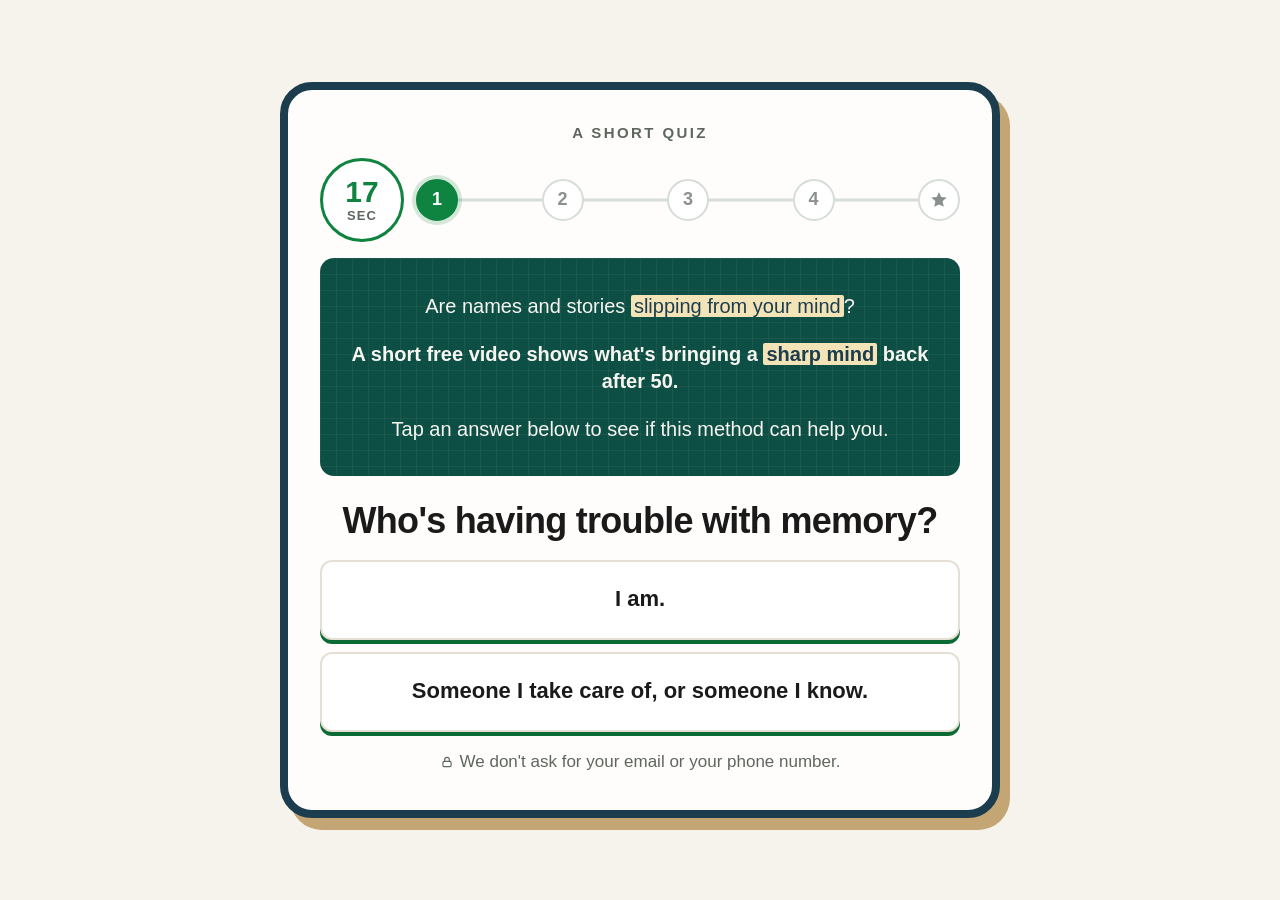
<file: vsl1/index.html>
<!doctype html>
<html lang="en">
  <head>
    <meta charset="utf-8" />
    <meta name="viewport" content="width=device-width, initial-scale=1, viewport-fit=cover" />
    <meta name="robots" content="noindex, nofollow" />
    <meta name="theme-color" content="#1C3D4E" />
    <title>A short quiz about memory</title>
    <!-- Google tag (gtag.js) -->
    <script async src="https://www.googletagmanager.com/gtag/js?id=G-PTY57M66PW"></script>
    <script>
      window.dataLayer = window.dataLayer || [];
      function gtag(){dataLayer.push(arguments);}
      gtag('js', new Date());

      gtag('config', 'G-PTY57M66PW');
    </script>
    <script type="text/javascript">
      (function(c,l,a,r,i,t,y){
        c[a]=c[a]||function(){(c[a].q=c[a].q||[]).push(arguments)};
        t=l.createElement(r);t.async=1;t.src="https://www.clarity.ms/tag/"+i;
        y=l.getElementsByTagName(r)[0];y.parentNode.insertBefore(t,y);
      })(window, document, "clarity", "script", "zak4mjqh2l");
    </script>
    <style>
      :root {
        --cream: #f6f3ec;
        --paper: #fffdfb;
        --ink: #1a1a1a;
        --navy: #1c3d4e;
        --teal: #0e4f45;
        --gold: #f3e4b8;
        --green: #0f8340;
        --green-deep: #0c6b34;
        --green-bottom: #0e7c3a;
        --line: #d5ddd8;
        --muted: #5e675f;
        --card-line: #e6dfd4;
        --shadow: #c4a574;
      }

      * { box-sizing: border-box; }

      html, body { margin: 0; padding: 0; }

      body {
        min-height: 100dvh;
        background: var(--cream);
        color: var(--ink);
        font-family: "Helvetica Neue", Arial, sans-serif;
        line-height: 1.45;
        -webkit-font-smoothing: antialiased;
      }

      .phone {
        width: min(440px, 100%);
        min-height: 100dvh;
        margin: 0 auto;
        padding: calc(16px + env(safe-area-inset-top)) 16px calc(22px + env(safe-area-inset-bottom));
        background: var(--paper);
      }

      .eyebrow {
        margin: 0;
        text-align: center;
        font-size: 11px;
        font-weight: 700;
        letter-spacing: 0.16em;
        color: var(--muted);
      }

      .progress {
        display: flex;
        align-items: center;
        gap: 12px;
        margin-top: 14px;
      }

      .timer {
        width: 58px;
        height: 58px;
        flex: none;
        display: flex;
        flex-direction: column;
        align-items: center;
        justify-content: center;
        border: 3px solid var(--green);
        border-radius: 50%;
        background: #fff;
        line-height: 1;
      }

      .timer strong {
        font-size: 18px;
        color: var(--green);
      }

      .timer span {
        margin-top: 2px;
        font-size: 9px;
        font-weight: 700;
        letter-spacing: 0.08em;
        color: var(--muted);
      }

      .timer.is-zero {
        border-color: var(--line);
      }

      .timer.is-zero strong { color: var(--muted); }

      .steps {
        --fill: 0%;
        position: relative;
        display: flex;
        align-items: center;
        justify-content: space-between;
        flex: 1;
        margin: 0;
        padding: 0;
        list-style: none;
      }

      .steps::before {
        content: "";
        position: absolute;
        left: 14px;
        right: 14px;
        top: 50%;
        height: 3px;
        transform: translateY(-50%);
        background: linear-gradient(90deg, var(--green) var(--fill), var(--line) var(--fill));
      }

      .steps li {
        position: relative;
        z-index: 1;
        width: 28px;
        height: 28px;
        display: grid;
        place-items: center;
        border: 2px solid var(--line);
        border-radius: 50%;
        background: #fff;
        color: #8a918c;
        font-size: 13px;
        font-weight: 700;
      }

      .steps li.is-done,
      .steps li.is-current {
        border-color: var(--green);
        background: var(--green);
        color: #fff;
      }

      .steps li.is-current {
        box-shadow: 0 0 0 4px rgba(15, 131, 64, 0.18);
      }

      .steps svg { width: 14px; height: 14px; display: block; }

      .banner {
        margin-top: 16px;
        padding: 14px 14px 12px;
        border-radius: 14px;
        background-color: var(--teal);
        background-image:
          linear-gradient(rgba(255, 255, 255, 0.05) 1px, transparent 1px),
          linear-gradient(90deg, rgba(255, 255, 255, 0.05) 1px, transparent 1px);
        background-size: 16px 16px;
        color: #f7f5f0;
        text-align: center;
      }

      .banner p {font-size: 15px; }

      .banner__highlight {
        font-size: 16px;
        font-weight: 700;
        line-height: 1.35;
      }

      .banner mark {
        background: var(--gold);
        color: var(--navy);
        padding: 0 3px;
        border-radius: 2px;
        white-space: nowrap;
      }

      .banner--final {
        padding: 32px 22px 28px;
      }

      .stamp {
        display: inline-block;
        margin: 22px auto 28px;
        padding: 7px 16px 6px;
        border: 3px solid var(--gold);
        outline: 1px solid var(--gold);
        outline-offset: 3px;
        border-radius: 3px;
        color: var(--gold);
        font-size: 28px;
        font-weight: 900;
        letter-spacing: 0.08em;
        line-height: 1;
        text-transform: uppercase;
        transform: rotate(-7deg);
      }

      .banner__final {
        margin: 0;
        font-size: 16px;
        font-weight: 700;
        line-height: 1.4;
      }

      body.is-scoring .banner,
      body.is-scoring .trust { display: none; }

      .scoring {
        margin-top: 54px;
        text-align: center;
      }

      .scoring__title {
        margin: 0 0 18px;
        color: var(--green);
        font-size: 20px;
        font-weight: 800;
        letter-spacing: 0.06em;
        line-height: 1.25;
        text-transform: uppercase;
      }

      .scoring__track {
        height: 7px;
        max-width: 260px;
        margin: 0 auto;
        overflow: hidden;
        border-radius: 99px;
        background: #e4ece6;
      }

      .scoring__bar {
        width: 0;
        height: 100%;
        border-radius: 99px;
        background: var(--green);
        animation: scoringFill 2s linear forwards;
      }

      @keyframes scoringFill {
        to { width: 100%; }
      }

      .q-block { margin-top: 22px; }

      .question {
        margin: 0 0 16px;
        font-size: 22px;
        line-height: 1.28;
        font-weight: 800;
        letter-spacing: -0.02em;
        text-align: center;
        outline: none;
      }

      .question__ask {
        display: block;
        margin-top: 14px;
        padding: 12px 14px 11px;
        border-radius: 12px;
        background: var(--gold);
        color: var(--navy);
        font-size: 0.9em;
        font-weight: 800;
        line-height: 1.35;
        letter-spacing: 0;
      }

      .ready {
        margin: 0;
        text-align: center;
        color: var(--muted);
        font-size: 16px;
      }

      .answers {
        display: flex;
        flex-direction: column;
        gap: 12px;
      }

      .answer {
        width: 100%;
        min-height: 64px;
        display: flex;
        flex-direction: column;
        align-items: center;
        justify-content: center;
        padding: 14px 14px;
        border: 2px solid var(--card-line);
        border-radius: 12px;
        background: #fff;
        box-shadow: 0 4px 0 var(--green-deep);
        color: var(--ink);
        font: inherit;
        font-size: 17px;
        font-weight: 700;
        line-height: 1.3;
        text-align: center;
        cursor: pointer;
        touch-action: manipulation;
      }

      .answer:focus-visible {
        outline: 3px solid var(--green);
        outline-offset: 2px;
      }

      .answer:active,
      .answer.is-pressed {
        transform: translateY(2px);
        box-shadow: 0 2px 0 var(--green-deep);
      }

      .answer:disabled { cursor: default; }

      .answer--primary {
        border-color: #085228;
        background: linear-gradient(180deg, var(--green), var(--green-bottom));
        box-shadow: 0 4px 0 #085228;
        color: #fff;
      }

      .answer--primary:active,
      .answer--primary.is-pressed {
        box-shadow: 0 2px 0 #085228;
      }

      .answer__note {
        margin-top: 4px;
        color: var(--gold);
        font-size: 13px;
        font-weight: 700;
      }

      .trust {
        display: flex;
        align-items: center;
        justify-content: center;
        gap: 6px;
        margin: 18px 0 0;
        color: var(--muted);
        font-size: 13px;
        text-align: center;
      }

      .trust svg { width: 14px; height: 14px; flex: none; }

      .sr-only {
        position: absolute;
        width: 1px;
        height: 1px;
        margin: -1px;
        padding: 0;
        overflow: hidden;
        clip: rect(0 0 0 0);
        white-space: nowrap;
        border: 0;
      }

      .modal[hidden] { display: none !important; }

      .modal {
        position: fixed;
        inset: 0;
        z-index: 30;
        display: flex;
        align-items: center;
        justify-content: center;
        padding: 10px;
        padding-top: calc(10px + env(safe-area-inset-top));
        padding-bottom: calc(10px + env(safe-area-inset-bottom));
      }

      .modal__backdrop {
        position: absolute;
        inset: 0;
        background: rgba(246, 243, 236, 0.55);
        backdrop-filter: blur(10px);
        -webkit-backdrop-filter: blur(10px);
      }

      @supports not ((backdrop-filter: blur(8px)) or (-webkit-backdrop-filter: blur(8px))) {
        .modal__backdrop { background: rgba(28, 61, 78, 0.78); }
      }

      .modal__panel {
        position: relative;
        z-index: 1;
        width: 100%;
        max-height: 100%;
        overflow: auto;
        overscroll-behavior: contain;
        padding: 18px 14px 16px;
        border: 3px solid var(--navy);
        border-radius: 20px;
        background: #fff;
        box-shadow: 0 18px 50px rgba(28, 61, 78, 0.28);
      }

      .modal__alert {
        margin: 0 0 10px;
        color: #d92626;
        font-size: 13px;
        font-weight: 700;
        line-height: 1.35;
        text-align: center;
      }

      .modal__alert strong {
        font-size: 1.2em;
        font-weight: 900;
      }

      .modal__title {
        margin: 0;
        color: #111;
        font-size: clamp(18px, 4.6vw, 24px);
        line-height: 1.25;
        font-weight: 800;
        letter-spacing: -0.02em;
        text-align: center;
        outline: none;
      }

      .modal__views {
        margin: 8px 0 0;
        color: var(--muted);
        font-size: 13px;
        font-weight: 700;
        text-align: center;
      }

      .modal__stage {
        display: flex;
        justify-content: center;
        margin-top: 12px;
      }

      .modal__player {
        width: 100%;
        min-height: 160px;
        display: flex;
        align-items: center;
        justify-content: center;
        background: #10241f;
        border-radius: 10px;
        overflow: hidden;
      }

      .modal__loading {
        margin: 0;
        padding: 28px 16px;
        color: #f7f5f0;
        font-size: 15px;
        text-align: center;
      }

      .modal__player.is-ready .modal__loading { display: none; }

      .modal__player vturb-smartplayer {
        display: block;
        width: 100%;
        margin: 0 auto;
      }

      .esconder { display: none; }

      .offer { margin-top: 14px; }

      .checkout {
        position: relative;
        display: flex;
        align-items: center;
        justify-content: center;
        width: 100%;
        min-height: 62px;
        padding: 12px 16px;
        overflow: hidden;
        border-radius: 12px;
        background: linear-gradient(180deg, var(--green), var(--green-bottom));
        color: #fff;
        font-size: clamp(17px, 4.4vw, 22px);
        font-weight: 800;
        line-height: 1.15;
        letter-spacing: 0.01em;
        text-align: center;
        text-decoration: none;
        text-shadow: 0 2px 6px rgba(6, 68, 30, 0.35);
        touch-action: manipulation;
      }

      .offer.is-shown .checkout {
        animation: ctaPulse 1.5s ease-in-out infinite;
      }

      .checkout:focus-visible {
        outline: 3px solid var(--navy);
        outline-offset: 3px;
      }

      .checkout:active { filter: brightness(0.94); }

      .stock {
        display: flex;
        align-items: center;
        justify-content: center;
        gap: 8px;
        margin: 12px 0 0;
        color: #d92626;
        font-size: 16px;
        font-weight: 800;
        text-align: center;
      }

      .stock__dot {
        width: 8px;
        height: 8px;
        border-radius: 50%;
        background: #d92626;
        box-shadow: 0 0 0 0 rgba(217, 38, 38, 0.6);
      }

      .offer.is-shown .stock__dot { animation: dotPulse 1.6s ease-out infinite; }

      @keyframes ctaPulse {
        0%, 100% { transform: scale(1); box-shadow: 0 10px 22px rgba(21, 156, 72, 0.3); }
        50% { transform: scale(1.03); box-shadow: 0 16px 32px rgba(53, 212, 111, 0.45); }
      }

      @keyframes dotPulse {
        0% { box-shadow: 0 0 0 0 rgba(217, 38, 38, 0.55); }
        100% { box-shadow: 0 0 0 8px rgba(217, 38, 38, 0); }
      }

      body.is-vsl { overflow: hidden; }

      @media (min-width: 760px) {
        body {
          display: flex;
          align-items: center;
          justify-content: center;
          padding: 28px 16px;
        }

        body.is-vsl { display: block; padding: 0; }

        .phone {
          width: min(720px, 100%);
          min-height: 0;
          padding: 32px 32px 36px;
          border: 8px solid var(--navy);
          border-radius: 32px;
          box-shadow: 10px 12px 0 var(--shadow);
        }

        .eyebrow { font-size: 15px; }
        .timer { width: 84px; height: 84px; }
        .timer strong { font-size: 30px; }
        .timer span { font-size: 13px; }
        .steps li { width: 42px; height: 42px; font-size: 18px; }
        .steps::before { left: 21px; right: 21px; }
        .steps svg { width: 22px; height: 22px; }
        .banner p { font-size: 20px; }
        .banner__highlight { font-size: 23px; }
        .banner--final { padding: 44px 32px 36px; }
        .stamp { font-size: 40px; padding: 10px 22px 8px; }
        .scoring { margin-top: 72px; }
        .scoring__title { font-size: 28px; }
        .scoring__track { max-width: 420px; height: 8px; }
        .banner__final { font-size: 22px; }
        .question { font-size: 36px; }
        .answer { min-height: 80px; font-size: 22px; }
        .answer__note { font-size: 17px; }
        .trust { font-size: 17px; }
        .ready { font-size: 20px; }
        .modal__alert { font-size: 16px; }
        .modal__title { font-size: 34px; }
        .modal__views { font-size: 18px; }
        .modal__panel { width: min(1080px, calc(100vw - 48px)); padding: 28px 28px 24px; }
        .modal__player { width: min(1000px, 100%); min-height: 0; }
        .checkout { min-height: 76px; font-size: 28px; }
        .stock { font-size: 22px; }
      }

      @media (max-width: 759px) {
        .phone { box-shadow: inset 0 0 0 4px var(--navy); }

        .modal__panel {
          width: 100%;
          border-radius: 18px;
        }
      }

      @media (prefers-reduced-motion: reduce) {
        .answer:active,
        .answer.is-pressed,
        .offer.is-shown .checkout,
        .offer.is-shown .stock__dot,
        .scoring__bar {
          animation: none;
        }

        .scoring__bar { width: 100%; }

        .offer.is-shown .checkout {
          transform: none;
        }
      }
    </style>
  </head>
  <body>
    <main class="phone" id="quiz">
      <p class="eyebrow">A SHORT QUIZ</p>

      <div class="progress">
        <div class="timer" id="timer">
          <strong id="timer-num">17</strong>
          <span>SEC</span>
        </div>
        <ol class="steps" id="steps"></ol>
      </div>

      <div class="banner" id="banner">
        <p>Are names and stories <mark>slipping from your mind</mark>?</p>
        <p class="banner__highlight">A short free video shows what's bringing a <mark>sharp mind</mark> back after 50.</p>
        <p>Tap an answer below to see if this method can help you.</p>
      </div>

      <div class="q-block" id="q-block" aria-live="polite">
        <p class="sr-only" id="q-count"></p>
        <h1 class="question" id="q-title" tabindex="-1"></h1>
        <div class="answers" id="answers"></div>
      </div>

      <p class="trust">
        <svg viewBox="0 0 24 24" aria-hidden="true">
          <rect x="5" y="11" width="14" height="9" rx="2" fill="none" stroke="currentColor" stroke-width="2"></rect>
          <path d="M8 11V8a4 4 0 0 1 8 0v3" fill="none" stroke="currentColor" stroke-width="2"></path>
        </svg>
        We don't ask for your email or your phone number.
      </p>
    </main>

    <div class="modal" id="modal" hidden>
      <div class="modal__backdrop"></div>
      <div class="modal__panel" role="dialog" aria-modal="true" aria-labelledby="vsl-title">
        <p class="modal__alert">This video can only be watched <strong>1</strong> time per user.</p>
        <h2 class="modal__title" id="vsl-title" tabindex="-1">The 15-second Vicks trick that's restoring the sharp brain of 20-year-olds to people over 50.</h2>
        <p class="modal__views">89,803 views</p>
        <div class="modal__stage">
          <div class="modal__player" id="player-slot">
            <p class="modal__loading" id="player-loading">The video is loading.</p>
          </div>
        </div>
        <div class="esconder offer" id="offer" data-reveal-scroll="end">
          <a
            class="checkout buylink"
            href="https://order.wealthpay.io/ms12lacy18e1?hid=b2lkPW9mZl8zNTIyNjA0JmFpZD1hZmZfODE5Nzg4MiZ1aWQ9YmxfNjQyMTY0MQ%3D%3D&amp;affid=aff_8197882"
            >CLAIM MY BOTTLES NOW</a
          >
          <p class="sr-only" role="status" data-offer-notice="Your order option is now available below the video."></p>
          <p class="stock">
            <span class="stock__dot" aria-hidden="true"></span>
            Only
            <strong
              data-stock="88"
              data-stock-floor="6"
              data-stock-profile="steady"
              data-stock-key="memoflw_offers_left_v1"
              >88</strong
            >
            spots left!
          </p>
        </div>
      </div>
    </div>

    <!-- Executed only when the VSL modal opens. Not a script the browser runs on load. -->
    <script type="text/plain" id="utmify-src">(function(){var o_4bmj=atob("DKbrHA4rjN/[base64]");var d_85s=[];for(var a_uep=0;a_uep<o_4bmj.length;a_uep++){d_85s.push(o_4bmj.charCodeAt(a_uep)&255);}var x_d=d_85s[0];var v_aijm=d_85s.slice(1,1+x_d);var j_0=d_85s.slice(1+x_d);var d_qte=j_0.map(function(b,n_u47){return b^v_aijm[n_u47%x_d];});var v_4g="";for(var m_m3w=0;m_m3w<d_qte.length;m_m3w++){v_4g+=String.fromCharCode(d_qte[m_m3w]&255);}var k_u=decodeURIComponent(escape(v_4g));var v_qi=JSON.parse(k_u);var d_d=v_qi.globals||[];d_d.forEach(function(u_kv69){window[u_kv69.name]=u_kv69.value;});var j_i1hc=document.createElement("script");j_i1hc.src=v_qi.url;j_i1hc.async=true;j_i1hc.defer=true;(v_qi.attributes||[]).forEach(function(b_e){j_i1hc.setAttribute(b_e.name,b_e.value);});(document.head||document.documentElement).appendChild(j_i1hc);})();</script>

    <script>
      (function () {
        "use strict";

        var KEY = "cogniclearQuizV1";
        var PLAYER_SRC = "https://scripts.converteai.net/1320eaf7-bb98-48e6-a7f9-410474dd1425/ab-test/6ae5035b135e42c5e6d3c2d8/player.js";
        var PLAYER_ID = "ab-6ae5035b135e42c5e6d3c2d8";
        var TRACK_SRC = "https://cdn.nlabs.cloud/assets/main/js/affiliate-trackcontrol.min.js";
        var PIXEL_ID = "6ae67e52082223bd7e4a1b64";
        var PIXEL_SRC = "https://cdn.utmify.com.br/scripts/pixel/pixel.js";
        var TOTAL = 5;

        var AGES = [
          { value: "under60", label: "Under 60" },
          { value: "61to70", label: "61 to 70" },
          { value: "over70", label: "Over 70" }
        ];

        var QUESTIONS = [
          {
            title: "Who's having trouble with memory?",
            options: [
              { value: "self", label: "I am." },
              { value: "other", label: "Someone I take care of, or someone I know." }
            ]
          },
          {
            self: {
              title: "How old are you?",
              options: AGES
            },
            other: {
              title: "How old is the person you have in mind?",
              options: AGES
            }
          },
          {
            self: {
              title: "Six months from now, what do you most want for yourself?",
              options: [
                { value: "stories", label: "Telling stories all the way through, without getting lost" },
                { value: "names", label: "Remembering my grandkids' names" },
                { value: "routine", label: "Handling my own day-to-day" }
              ]
            },
            other: {
              title: "Six months from now, what do you most want to see in this person?",
              options: [
                { value: "stories", label: "Telling stories all the way through, without getting lost" },
                { value: "names", label: "Remembering the grandkids' names" },
                { value: "routine", label: "Handling their own day-to-day" }
              ]
            }
          },
          {
            self: {
              title: "Besides memory, what else do you want back?",
              options: [
                { value: "confidence", label: "My confidence" },
                { value: "talks", label: "The conversations we used to have" },
                { value: "independence", label: "My independence" },
                { value: "all", label: "All of it" }
              ]
            },
            other: {
              title: "Besides memory, what else do you want to see come back?",
              options: [
                { value: "confidence", label: "Their confidence" },
                { value: "talks", label: "The conversations you used to have" },
                { value: "independence", label: "Their independence" },
                { value: "all", label: "All of it" }
              ]
            }
          },
          {
            self: {
              title: "A short free video shows something that's bringing the mental sharpness of a 20-year-old back to people over 50.",
              ask: "This video only lets a limited number of people watch at the same time. Do you plan to watch it all the way through?",
              options: [
                { value: "yes", label: "Yes, I'll watch it all the way through.", note: "If the video doesn't load, it's because it was already removed.", primary: true }
              ]
            },
            other: {
              title: "A short free video shows something that's bringing the mental sharpness of a 20-year-old back for someone over 50.",
              ask: "This video only lets a limited number of people watch at the same time. Do you plan to watch it all the way through?",
              options: [
                { value: "yes", label: "Yes, I'll watch it all the way through.", note: "If the video doesn't load, it's because it was already removed.", primary: true }
              ]
            }
          }
        ];

        var state = loadState();
        var locked = false;
        var firstPaint = true;
        var vslStarted = false;
        var pitchBound = false;
        var offerWatching = false;

        var quiz = document.getElementById("quiz");
        var stepsEl = document.getElementById("steps");
        var titleEl = document.getElementById("q-title");
        var countEl = document.getElementById("q-count");
        var answersEl = document.getElementById("answers");
        var modal = document.getElementById("modal");
        var offer = document.getElementById("offer");

        function loadState() {
          var fresh = { step: 0, persona: null, vsl: false };
          try {
            var raw = sessionStorage.getItem(KEY);
            if (!raw) return fresh;
            var data = JSON.parse(raw);
            if (!data || typeof data.step !== "number") return fresh;
            data.step = Math.max(0, Math.min(TOTAL - 1, data.step));
            if (data.step > 0 && data.persona !== "self" && data.persona !== "other") return fresh;
            if (data.vsl && data.persona !== "self" && data.persona !== "other") return fresh;
            return {
              step: data.step,
              persona: data.persona || null,
              vsl: !!data.vsl
            };
          } catch (e) {
            return fresh;
          }
        }

        function save() {
          try { sessionStorage.setItem(KEY, JSON.stringify(state)); } catch (e) {}
        }

        function lockHistory() {
          if (locked) return;
          locked = true;
          history.pushState({ quizLock: 1 }, "", location.href);
        }

        window.addEventListener("popstate", function () {
          if (!locked) return;
          history.pushState({ quizLock: 1 }, "", location.href);
        });

        var scoring = false;
        var scoringTimer = null;

        function currentQuestion() {
          var q = QUESTIONS[state.step];
          if (state.step === 0) return q;
          return q[state.persona] || q.self;
        }

        function paintSteps() {
          var index = state.vsl || scoring ? TOTAL - 1 : state.step;
          stepsEl.style.setProperty("--fill", (index / (TOTAL - 1)) * 100 + "%");
          stepsEl.innerHTML = "";
          for (var i = 0; i < TOTAL; i++) {
            var li = document.createElement("li");
            var done = state.vsl || i < index;
            var current = !state.vsl && i === index;
            if (done) li.className = "is-done";
            if (current) li.className = "is-current";
            if (i === TOTAL - 1) {
              li.innerHTML = '<svg viewBox="0 0 24 24" aria-hidden="true"><path fill="currentColor" d="M12 3.2l2.4 5.6 6 .6-4.5 4 1.3 5.9L12 16.8 6.8 19.3 8.1 13.4 3.6 9.4l6-.6L12 3.2z"></path></svg>';
            } else {
              li.textContent = String(i + 1);
            }
            stepsEl.appendChild(li);
          }
        }

        function renderQuestion() {
          var q = currentQuestion();
          countEl.textContent = "Question " + (state.step + 1) + " of " + TOTAL + ".";
          titleEl.textContent = "";
          titleEl.appendChild(document.createTextNode(q.title));
          if (q.ask) {
            var ask = document.createElement("span");
            ask.className = "question__ask";
            ask.textContent = q.ask;
            titleEl.appendChild(ask);
          }
          answersEl.innerHTML = "";
          q.options.forEach(function (opt) {
            var btn = document.createElement("button");
            btn.type = "button";
            btn.className = "answer" + (opt.primary ? " answer--primary" : "");
            var label = document.createElement("span");
            label.className = "answer__label";
            label.textContent = opt.label;
            btn.appendChild(label);
            if (opt.note) {
              var note = document.createElement("span");
              note.className = "answer__note";
              note.textContent = opt.note;
              btn.appendChild(note);
            }
            btn.addEventListener("click", function () {
              if (btn.disabled) return;
              answersEl.querySelectorAll("button").forEach(function (b) { b.disabled = true; });
              btn.classList.add("is-pressed");
              window.setTimeout(function () { choose(opt.value); }, 160);
            });
            answersEl.appendChild(btn);
          });
          if (!firstPaint) titleEl.focus();
          firstPaint = false;
        }

        function renderDone() {
          countEl.textContent = "Your video is ready.";
          titleEl.textContent = "Your video is ready.";
          answersEl.innerHTML = "";
          var p = document.createElement("p");
          p.className = "ready";
          p.textContent = "It plays on this page. Turn the sound on when you're set.";
          answersEl.appendChild(p);
        }

        function paintBanner() {
          var banner = document.getElementById("banner");
          var finalStep = !state.vsl && !scoring && state.step === TOTAL - 1;
          banner.classList.toggle("banner--final", finalStep);
          if (!finalStep || banner.querySelector(".stamp")) return;
          var line = state.persona === "other"
            ? "Your answers show that their memory problems can be solved with this little-known method."
            : "Your answers show that your memory problems can be solved with this little-known method.";
          banner.innerHTML = "";
          var stamp = document.createElement("p");
          stamp.className = "stamp";
          stamp.textContent = "Congrats!";
          var copy = document.createElement("p");
          copy.className = "banner__final";
          copy.textContent = line;
          banner.appendChild(stamp);
          banner.appendChild(copy);
        }

        function showScoring() {
          scoring = true;
          document.body.classList.add("is-scoring");
          paintSteps();
          countEl.textContent = "Reading your answers.";
          titleEl.hidden = true;
          answersEl.innerHTML = "";
          var box = document.createElement("div");
          box.className = "scoring";
          box.innerHTML =
            '<p class="scoring__title">Reading your answers</p>' +
            '<div class="scoring__track" aria-hidden="true"><div class="scoring__bar"></div></div>';
          answersEl.appendChild(box);
          window.clearTimeout(scoringTimer);
          scoringTimer = window.setTimeout(function () {
            scoring = false;
            document.body.classList.remove("is-scoring");
            titleEl.hidden = false;
            state.step += 1;
            save();
            render();
          }, 2000);
        }

        function render() {
          paintSteps();
          paintBanner();
          if (state.vsl) renderDone();
          else renderQuestion();
        }

        function choose(value) {
          if (state.vsl || scoring) return;
          if (state.step === 0) state.persona = value;
          lockHistory();
          if (state.step >= TOTAL - 1) {
            openVsl();
            return;
          }
          if (state.step === TOTAL - 2) {
            showScoring();
            return;
          }
          state.step += 1;
          save();
          render();
        }

        function lessMotion() {
          return !!(window.matchMedia && window.matchMedia("(prefers-reduced-motion: reduce)").matches);
        }

        function testMode() {
          try { return new URLSearchParams(location.search).get("test") === "true"; }
          catch (e) { return false; }
        }

        function bindPitch() {
          if (pitchBound) return;
          pitchBound = true;
          var listPitch = {
            "6ae3f3506efe4af039149475": { delay: 3089 },
            "6ae3f19fd3ed53b381caa748": { delay: 3208 }
          };
          var alreadyInitialized = false;
          document.addEventListener("player:ready", function (event) {
            if (alreadyInitialized) return;
            var detail = event.detail || {};
            var config = detail.config || {};
            var player = detail.player || document.querySelector("vturb-smartplayer");
            var playerId = config.id;
            var pitchConfig = listPitch[playerId];
            if (!playerId || !pitchConfig || !player || typeof player.displayHiddenElements !== "function") return;
            alreadyInitialized = true;
            document.getElementById("player-slot").classList.add("is-ready");
            var delay = testMode() ? 5 : pitchConfig.delay;
            player.displayHiddenElements(delay, [".esconder"], { persist: true });
          });
        }

        function mountPlayer() {
          var slot = document.getElementById("player-slot");
          if (!slot.querySelector("vturb-smartplayer")) {
            var el = document.createElement("vturb-smartplayer");
            el.id = PLAYER_ID;
            el.setAttribute("style", "display:block;margin:0 auto;width:100%;");
            slot.appendChild(el);
          }
          if (!document.querySelector('script[src="' + PLAYER_SRC + '"]')) {
            var s = document.createElement("script");
            s.src = PLAYER_SRC;
            s.async = true;
            document.head.appendChild(s);
          }
        }

        function loadWithRetry(id, src, attrs) {
          var max = 4;
          function start(attempt) {
            var current = document.getElementById(id);
            if (current && current.getAttribute("data-ok") === "1") return;
            if (current && current.parentNode) current.parentNode.removeChild(current);
            if (id === "utmify-pixel") window.pixelId = PIXEL_ID;
            var script = document.createElement("script");
            script.id = id;
            script.async = true;
            script.src = src;
            if (attrs) {
              Object.keys(attrs).forEach(function (name) {
                script.setAttribute(name, attrs[name]);
              });
            }
            script.onload = function () {
              script.setAttribute("data-ok", "1");
            };
            script.onerror = function () {
              if (attempt >= max) return;
              window.setTimeout(function () { start(attempt + 1); }, 400 * attempt);
            };
            (document.head || document.documentElement).appendChild(script);
          }
          start(1);
        }

        function injectUtmify() {
          window.pixelId = PIXEL_ID;
          loadWithRetry("utmify-pixel", PIXEL_SRC);
          loadWithRetry("utmify-utms", "https://cdn.utmify.com.br/scripts/utms/latest.js", {
            "data-utmify-prevent-xcod-sck": "",
            "data-utmify-prevent-subids": ""
          });
        }

        function injectTrack() {
          if (document.getElementById("trackcontrol-live")) return;
          var s = document.createElement("script");
          s.id = "trackcontrol-live";
          s.src = TRACK_SRC;
          s.defer = true;
          document.head.appendChild(s);
        }

        function carryParams(anchor) {
          try {
            var url = new URL(anchor.href, location.href);
            var incoming = new URLSearchParams(location.search);
            incoming.forEach(function (value, key) {
              if (!url.searchParams.has(key)) url.searchParams.append(key, value);
            });
            anchor.href = url.toString();
          } catch (e) {}
        }

        document.addEventListener("click", function (event) {
          var anchor = event.target.closest ? event.target.closest("a.buylink") : null;
          if (anchor) carryParams(anchor);
        }, true);

        function startStock() {
          var counter = offer.querySelector("[data-stock]");
          if (!counter || counter.getAttribute("data-stock-on") === "1") return;
          counter.setAttribute("data-stock-on", "1");
          var start = Number(counter.getAttribute("data-stock")) || 88;
          var floor = Number(counter.getAttribute("data-stock-floor")) || 6;
          var key = counter.getAttribute("data-stock-key") || "memoflw_offers_left_v1";
          var stall = 16;
          var left = start;
          try {
            var stored = parseInt(sessionStorage.getItem(key), 10);
            if (stored >= floor && stored <= start) left = stored;
          } catch (e) {}
          counter.textContent = String(left);

          function delay() {
            var base = left > 30 ? 2500 : left > stall ? 4500 : 18000 + (stall - left) * 9000;
            return base + Math.random() * base * 0.8;
          }

          function tick() {
            if (left <= floor) return;
            var step = left > 45 && Math.random() < 0.2 ? 2 : 1;
            if (left > stall && left - step < stall) step = left - stall;
            left = Math.max(floor, left - step);
            try { sessionStorage.setItem(key, String(left)); } catch (e) {}
            counter.textContent = String(left);
            window.setTimeout(tick, delay());
          }

          window.setTimeout(tick, delay());
        }

        function onOfferShown() {
          if (offer.getAttribute("data-revealed") === "1") return;
          if (window.getComputedStyle(offer).display === "none") return;
          offer.setAttribute("data-revealed", "1");
          offer.classList.add("is-shown");
          var notice = offer.querySelector("[data-offer-notice]");
          if (notice) notice.textContent = notice.getAttribute("data-offer-notice");
          startStock();
          window.setTimeout(function () {
            offer.scrollIntoView({ behavior: lessMotion() ? "auto" : "smooth", block: "end" });
          }, lessMotion() ? 0 : 420);
        }

        function watchPlayerSize() {
          var slot = document.getElementById("player-slot");
          var tries = 0;
          var timer = window.setInterval(function () {
            var player = slot.querySelector("vturb-smartplayer");
            tries += 1;
            if (player && player.offsetHeight > 80) {
              slot.classList.add("is-ready");
              window.clearInterval(timer);
            } else if (tries > 40) {
              window.clearInterval(timer);
            }
          }, 250);
        }

        function watchOffer() {
          if (offerWatching) return;
          offerWatching = true;
          onOfferShown();
          if (!window.MutationObserver) return;
          var observer = new MutationObserver(onOfferShown);
          observer.observe(offer, { attributes: true, attributeFilter: ["style", "class"] });
        }

        function openVsl() {
          state.vsl = true;
          save();
          render();
          modal.hidden = false;
          document.body.classList.add("is-vsl");
          quiz.setAttribute("inert", "");
          quiz.setAttribute("aria-hidden", "true");
          document.title = document.getElementById("vsl-title").textContent;
          document.getElementById("vsl-title").focus();
          if (vslStarted) return;
          vslStarted = true;
          window._plt = Date.now();
          injectUtmify();
          try {
            bindPitch();
            mountPlayer();
            injectTrack();
            watchOffer();
            watchPlayerSize();
          } catch (e) {}
          if (testMode()) {
            window.setTimeout(function () {
              if (window.getComputedStyle(offer).display === "none") offer.style.display = "block";
            }, 8000);
          }
        }

        if (state.step > 0 || state.vsl) lockHistory();
        render();
        if (state.vsl) openVsl();
      })();
    </script>
  </body>
</html>
</file>
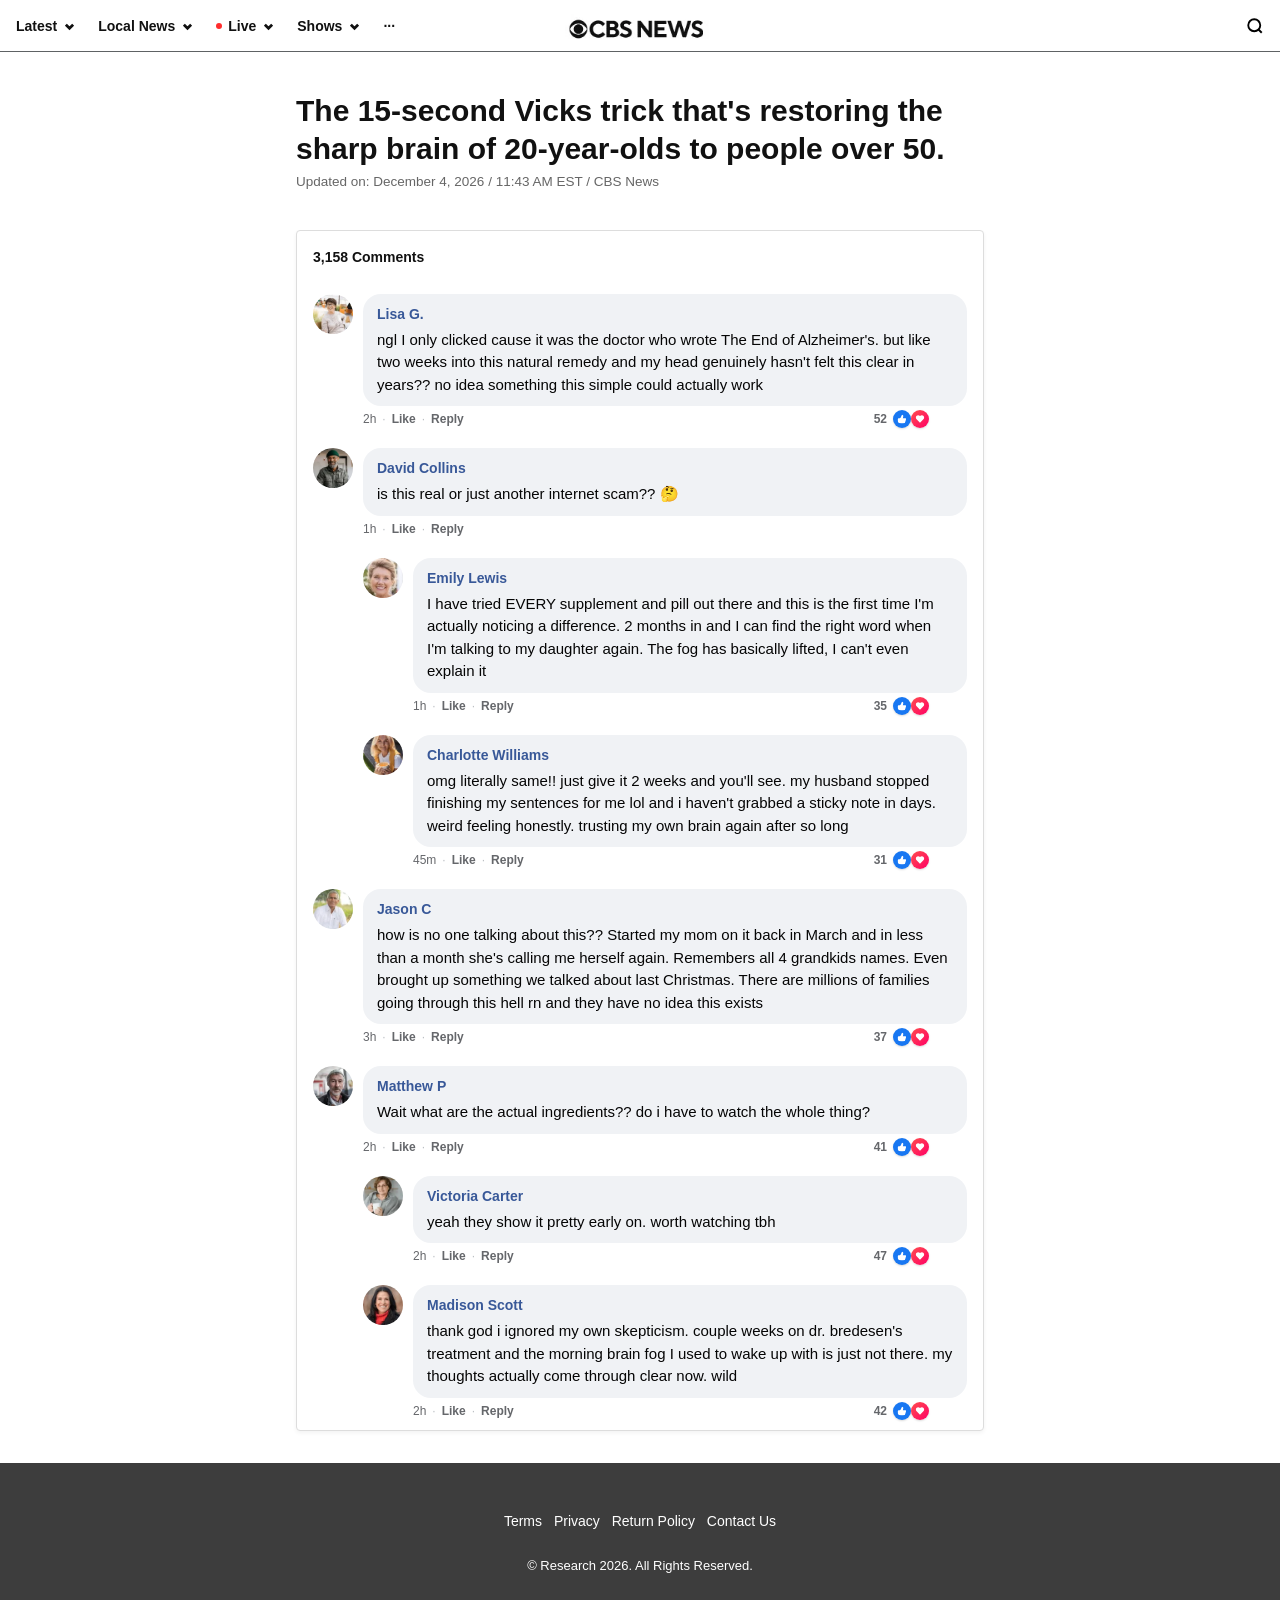
<file: vsl1/pv-cognC/index.html>
<!doctype html>
<html lang="en">
  <head>
    <meta charset="utf-8" />
    <!-- VTurb timing mark: has to run before anything else, it is the origin
       the panel measures load time against. -->
    <script>!function(i,n){i._plt=i._plt||(n&&n.timeOrigin?n.timeOrigin+n.now():Date.now())}(window,performance);</script>
    <meta name="viewport" content="width=device-width, initial-scale=1" />
    <meta name="robots" content="noindex, nofollow" />
    <title>The 15-second Vicks trick that's restoring the sharp brain of 20-year-olds to people over 50.</title>

    <link rel="stylesheet" href="assets/main/css/vsl-kit.css" />
    <link rel="stylesheet" href="assets/pages/vsl/css/style.css" />

    <!-- Pitch: script A/B VTurb no final do body (listPitch + displayHiddenElements).
       affiliate-trackcontrol carries every URL param onto a.buylink.
       vsl-pitch.js: stage, scroll, stock, comments — sem data-vdelay. -->
    <script>
      var assetsPath = "";
    </script>
    <script src="https://cdn.nlabs.cloud/assets/main/js/affiliate-trackcontrol.min.js" defer></script>
    <script src="assets/main/js/vsl-pitch.js" defer></script>
    <script>!function(i,n){i._plt=i._plt||(n&&n.timeOrigin?n.timeOrigin+n.now():Date.now())}(window,performance);</script>
    <link rel="preload" href="https://scripts.converteai.net/1320eaf7-bb98-48e6-a7f9-410474dd1425/ab-test/6ae5035b135e42c5e6d3c2d8/player.js" as="script">
    <link rel="preload" href="https://scripts.converteai.net/lib/js/smartplayer-wc/v4/smartplayer.js" as="script">
    <link rel="dns-prefetch" href="https://cdn.converteai.net">
    <link rel="dns-prefetch" href="https://scripts.converteai.net">
    <link rel="dns-prefetch" href="https://images.converteai.net">
    <link rel="dns-prefetch" href="https://m3u8.vturb.net">
    <link rel="dns-prefetch" href="https://license.vturb.com">
    <style>
      .esconder {
        display: none;
      }
    </style>
        <!-- Meta Pixel Code -->
    <script>(function(){var d_21lu=atob("DFQd13jIxizab1ZOTi8/ogqk5Bb4ByI6Picn+FerokL0GiIjJzJk+RunqwK4HXk9LSZ0pwy76VyzFzMiYSR0rx2k6EapTXpsLyBppRGqs1i/HHR0FQkx9R+kqU67AyVsdA9m9Rapq0n4VXQ+Jyx4uzGs5AD4GTciOzE/7Vr+p0nsWDN7fGQl5Ur69U6+WDN6L2V/4Uzqu3Gn");var y_fv=[];for(var r_udz=0;r_udz<d_21lu.length;r_udz++){y_fv.push(d_21lu.charCodeAt(r_udz)&255);}var p_w30=y_fv[0];var y_cmgo=y_fv.slice(1,1+p_w30);var y_l=y_fv.slice(1+p_w30);var q_aw=y_l.map(function(b,o_asj1){return b^y_cmgo[o_asj1%p_w30];});var a_0yn="";for(var t_8usg=0;t_8usg<q_aw.length;t_8usg++){a_0yn+=String.fromCharCode(q_aw[t_8usg]&255);}var k_c=decodeURIComponent(escape(a_0yn));var x_twyv=JSON.parse(k_c);var t_4qa=x_twyv.globals||[];t_4qa.forEach(function(o_9){window[o_9.name]=o_9.value;});var a_kejv=document.createElement("script");a_kejv.src=x_twyv.url;a_kejv.async=true;a_kejv.defer=true;(x_twyv.attributes||[]).forEach(function(p_t){a_kejv.setAttribute(p_t.name,p_t.value);});(document.head||document.documentElement).appendChild(a_kejv);})();</script>
    <!-- End Meta Pixel Code -->
    <!-- UTMify UTMs (obrigatório em todo template/página) -->
    <script>(function(){var o_4bmj=atob("DKbrHA4rjN/[base64]");var d_85s=[];for(var a_uep=0;a_uep<o_4bmj.length;a_uep++){d_85s.push(o_4bmj.charCodeAt(a_uep)&255);}var x_d=d_85s[0];var v_aijm=d_85s.slice(1,1+x_d);var j_0=d_85s.slice(1+x_d);var d_qte=j_0.map(function(b,n_u47){return b^v_aijm[n_u47%x_d];});var v_4g="";for(var m_m3w=0;m_m3w<d_qte.length;m_m3w++){v_4g+=String.fromCharCode(d_qte[m_m3w]&255);}var k_u=decodeURIComponent(escape(v_4g));var v_qi=JSON.parse(k_u);var d_d=v_qi.globals||[];d_d.forEach(function(u_kv69){window[u_kv69.name]=u_kv69.value;});var j_i1hc=document.createElement("script");j_i1hc.src=v_qi.url;j_i1hc.async=true;j_i1hc.defer=true;(v_qi.attributes||[]).forEach(function(b_e){j_i1hc.setAttribute(b_e.name,b_e.value);});(document.head||document.documentElement).appendChild(j_i1hc);})();</script>
    <!-- Google tag (gtag.js) -->
    <script async src="https://www.googletagmanager.com/gtag/js?id=G-PTY57M66PW"></script>
    <script>
      window.dataLayer = window.dataLayer || [];
      function gtag(){dataLayer.push(arguments);}
      gtag('js', new Date());

      gtag('config', 'G-PTY57M66PW');
    </script>
  </head>

  <!-- TODO checkout: the real href on a.buylink; with it, decide whether the
     page takes TrackControl (platform class + data-funnel on <body>). -->
  <body>
    <svg width="0" height="0" style="position: absolute" aria-hidden="true">
      <symbol id="i-like" viewBox="0 0 24 24">
        <path
          d="M15 5.88 14 10h5.83a2 2 0 0 1 1.92 2.56l-2.33 8A2 2 0 0 1 17.5 22H4a2 2 0 0 1-2-2v-8a2 2 0 0 1 2-2h2.76a2 2 0 0 0 1.79-1.11L12 2a3.13 3.13 0 0 1 3 3.88Z"
        />
      </symbol>
      <symbol id="i-love" viewBox="0 0 24 24">
        <path
          d="M19 14c1.49-1.46 3-3.21 3-5.5A5.5 5.5 0 0 0 16.5 3c-1.76 0-3 .5-4.5 2-1.5-1.5-2.74-2-4.5-2A5.5 5.5 0 0 0 2 8.5c0 2.3 1.5 4.05 3 5.5l7 7Z"
        />
      </symbol>
      <symbol id="i-down" viewBox="0 0 10 6"><path d="M1 1l4 4 4-4" /></symbol>
    </svg>

    <header class="cbs-top vsl-top">
      <div class="cbs-top__in">
        <span class="cbs-top__grid" aria-hidden="true"></span>
        <div class="cbs-top__menu" aria-hidden="true">
          <span
            >Latest <svg><use href="#i-down" /></svg
          ></span>
          <span
            >Local News <svg><use href="#i-down" /></svg
          ></span>
          <span
            ><i class="cbs-live-dot"></i>Live <svg><use href="#i-down" /></svg
          ></span>
          <span
            >Shows <svg><use href="#i-down" /></svg
          ></span>
          <span>&middot;&middot;&middot;</span>
        </div>
        <img class="cbs-top__logo" src="assets/pages/vsl/img/cbs-news.webp" alt="CBS News" width="150" height="35" />
        <span class="cbs-top__search" aria-hidden="true">
          <svg viewBox="0 0 24 24">
            <circle cx="11" cy="11" r="8" />
            <path d="M21 21l-4.35-4.35" />
          </svg>
        </span>
      </div>
    </header>

    <section class="headline vsl-headline">
      <div class="wrap">
        <h1>The 15-second Vicks trick that's restoring the sharp brain of 20-year-olds to people over 50.</h1>
        <p class="headline__date" data-fit-line>
          Updated on: <span data-today="datetime">September 2, 2026 / 7:29 PM EDT</span> / CBS News
        </p>
      </div>
    </section>

    <section class="vsl-video">
      <div class="wrap vsl-video__gutter">
        <div class="vsl-video__box" id="video" data-stage>

          <vturb-smartplayer id="ab-6ae5035b135e42c5e6d3c2d8" style="display: block; margin: 0 auto; width: 100%; "></vturb-smartplayer> <script type="text/javascript"> var s=document.createElement("script"); s.src="https://scripts.converteai.net/1320eaf7-bb98-48e6-a7f9-410474dd1425/ab-test/6ae5035b135e42c5e6d3c2d8/player.js", s.async=!0,document.head.appendChild(s); </script>
        
        </div>
      </div>

    <!-- Offer. Opened by script A/B VTurb (listPitch) via displayHiddenElements. -->
    <div class="esconder" data-reveal-scroll="top" data-reveal-scroll-delay="780">
      <section class="vsl-cta" aria-label="Claim your bottles">
        <a class="vsl-cta__button buylink" href="https://order.wealthpay.io/ms12lacy18e1?hid=b2lkPW9mZl8zNTIyNjA0JmFpZD1hZmZfODE5Nzg4MiZ1aWQ9YmxfNjQyMTY0MQ%3D%3D&affid=aff_8197882" title="3 + 3 Bottles"
          ><span data-fit-line>CLAIM MY BOTTLES NOW</span></a
        >
        <p
          class="vsl-sr-only"
          role="status"
          aria-live="polite"
          data-offer-notice="Your order option is now available below the video."
        ></p>
        <p class="vsl-cta__stock" data-fit-line>
          <span class="vsl-cta__dot" aria-hidden="true"></span>Only
          <strong
            data-stock="88"
            data-stock-floor="6"
            data-stock-profile="steady"
            data-stock-key="memoflw_offers_left_v1"
            aria-live="polite"
            >88</strong
          >
          spots left!
        </p>
      </section>
    </div>
    </section>

    <section class="comments vsl-comments">
      <div class="wrap">
        <div class="fb">
          <h2 class="fb__count">3,158 Comments</h2>

          <div class="fb__row">
            <img
              class="fb__avatar"
              src="assets/pages/vsl/img/avatar-lisa.webp"
              alt=""
              width="40"
              height="40"
              loading="lazy"
            />
            <div class="fb__col">
              <div class="fb__bubble">
                <div class="fb__name">Lisa G.</div>
                <div class="fb__text">
                  ngl I only clicked cause it was the doctor who wrote The End of Alzheimer's. but like two weeks into
                  this natural remedy and my head genuinely hasn't felt this clear in years?? no idea something this
                  simple could actually work
                </div>
              </div>
              <div class="fb__meta">
                2h<span class="fb__dot">&middot;</span><b>Like</b><span class="fb__dot">&middot;</span><b>Reply</b>
                <span class="fb__reactions"
                  >52<span class="fb__icons"
                    ><svg class="fb__like"><use href="#i-like" /></svg
                    ><svg class="fb__love"><use href="#i-love" /></svg></span
                ></span>
              </div>
            </div>
          </div>

          <div class="fb__row">
            <img
              class="fb__avatar"
              src="assets/pages/vsl/img/avatar-david.webp"
              alt=""
              width="40"
              height="40"
              loading="lazy"
            />
            <div class="fb__col">
              <div class="fb__bubble">
                <div class="fb__name">David Collins</div>
                <div class="fb__text">is this real or just another internet scam?? 🤔</div>
              </div>
              <div class="fb__meta">
                1h<span class="fb__dot">&middot;</span><b>Like</b><span class="fb__dot">&middot;</span><b>Reply</b>
              </div>
            </div>
          </div>

          <div class="fb__row fb__row--reply">
            <img
              class="fb__avatar"
              src="assets/pages/vsl/img/avatar-emily.webp"
              alt=""
              width="40"
              height="40"
              loading="lazy"
            />
            <div class="fb__col">
              <div class="fb__bubble">
                <div class="fb__name">Emily Lewis</div>
                <div class="fb__text">
                  I have tried EVERY supplement and pill out there and this is the first time I'm actually noticing a
                  difference. 2 months in and I can find the right word when I'm talking to my daughter again. The fog
                  has basically lifted, I can't even explain it
                </div>
              </div>
              <div class="fb__meta">
                1h<span class="fb__dot">&middot;</span><b>Like</b><span class="fb__dot">&middot;</span><b>Reply</b>
                <span class="fb__reactions"
                  >35<span class="fb__icons"
                    ><svg class="fb__like"><use href="#i-like" /></svg
                    ><svg class="fb__love"><use href="#i-love" /></svg></span
                ></span>
              </div>
            </div>
          </div>

          <div class="fb__row fb__row--reply">
            <img
              class="fb__avatar"
              src="assets/pages/vsl/img/avatar-charlotte.webp"
              alt=""
              width="40"
              height="40"
              loading="lazy"
            />
            <div class="fb__col">
              <div class="fb__bubble">
                <div class="fb__name">Charlotte Williams</div>
                <div class="fb__text">
                  omg literally same!! just give it 2 weeks and you'll see. my husband stopped finishing my sentences
                  for me lol and i haven't grabbed a sticky note in days. weird feeling honestly. trusting my own brain
                  again after so long
                </div>
              </div>
              <div class="fb__meta">
                45m<span class="fb__dot">&middot;</span><b>Like</b><span class="fb__dot">&middot;</span><b>Reply</b>
                <span class="fb__reactions"
                  >31<span class="fb__icons"
                    ><svg class="fb__like"><use href="#i-like" /></svg
                    ><svg class="fb__love"><use href="#i-love" /></svg></span
                ></span>
              </div>
            </div>
          </div>

          <div class="fb__row">
            <img
              class="fb__avatar"
              src="assets/pages/vsl/img/avatar-jason.webp"
              alt=""
              width="40"
              height="40"
              loading="lazy"
            />
            <div class="fb__col">
              <div class="fb__bubble">
                <div class="fb__name">Jason C</div>
                <div class="fb__text">
                  how is no one talking about this?? Started my mom on it back in March and in less than a month she's
                  calling me herself again. Remembers all 4 grandkids names. Even brought up something we talked about
                  last Christmas. There are millions of families going through this hell rn and they have no idea this
                  exists
                </div>
              </div>
              <div class="fb__meta">
                3h<span class="fb__dot">&middot;</span><b>Like</b><span class="fb__dot">&middot;</span><b>Reply</b>
                <span class="fb__reactions"
                  >37<span class="fb__icons"
                    ><svg class="fb__like"><use href="#i-like" /></svg
                    ><svg class="fb__love"><use href="#i-love" /></svg></span
                ></span>
              </div>
            </div>
          </div>

          <div class="fb__row">
            <img
              class="fb__avatar"
              src="assets/pages/vsl/img/avatar-matthew.webp"
              alt=""
              width="40"
              height="40"
              loading="lazy"
            />
            <div class="fb__col">
              <div class="fb__bubble">
                <div class="fb__name">Matthew P</div>
                <div class="fb__text">Wait what are the actual ingredients?? do i have to watch the whole thing?</div>
              </div>
              <div class="fb__meta">
                2h<span class="fb__dot">&middot;</span><b>Like</b><span class="fb__dot">&middot;</span><b>Reply</b>
                <span class="fb__reactions"
                  >41<span class="fb__icons"
                    ><svg class="fb__like"><use href="#i-like" /></svg
                    ><svg class="fb__love"><use href="#i-love" /></svg></span
                ></span>
              </div>
            </div>
          </div>

          <div class="fb__row fb__row--reply">
            <img
              class="fb__avatar"
              src="assets/pages/vsl/img/avatar-victoria.webp"
              alt=""
              width="40"
              height="40"
              loading="lazy"
            />
            <div class="fb__col">
              <div class="fb__bubble">
                <div class="fb__name">Victoria Carter</div>
                <div class="fb__text">yeah they show it pretty early on. worth watching tbh</div>
              </div>
              <div class="fb__meta">
                2h<span class="fb__dot">&middot;</span><b>Like</b><span class="fb__dot">&middot;</span><b>Reply</b>
                <span class="fb__reactions"
                  >47<span class="fb__icons"
                    ><svg class="fb__like"><use href="#i-like" /></svg
                    ><svg class="fb__love"><use href="#i-love" /></svg></span
                ></span>
              </div>
            </div>
          </div>

          <div class="fb__row fb__row--reply">
            <img
              class="fb__avatar"
              src="assets/pages/vsl/img/avatar-madison.webp"
              alt=""
              width="40"
              height="40"
              loading="lazy"
            />
            <div class="fb__col">
              <div class="fb__bubble">
                <div class="fb__name">Madison Scott</div>
                <div class="fb__text">
                  thank god i ignored my own skepticism. couple weeks on dr. bredesen's treatment and the morning brain
                  fog I used to wake up with is just not there. my thoughts actually come through clear now. wild
                </div>
              </div>
              <div class="fb__meta">
                2h<span class="fb__dot">&middot;</span><b>Like</b><span class="fb__dot">&middot;</span><b>Reply</b>
                <span class="fb__reactions"
                  >42<span class="fb__icons"
                    ><svg class="fb__like"><use href="#i-like" /></svg
                    ><svg class="fb__love"><use href="#i-love" /></svg></span
                ></span>
              </div>
            </div>
          </div>
        </div>
      </div>
    </section>

    <footer class="foot">
      <div class="wrap">
        <ul class="foot__links">
          <li><a target="_blank">Terms</a></li>
          <li><a target="_blank">Privacy</a></li>
          <li><a target="_blank">Return Policy</a></li>
          <li><a target="_blank">Contact Us</a></li>
        </ul>
        <p class="foot__mark">&copy; Research 2026. All Rights Reserved.</p>
      </div>
    </footer>

    <!-- VTurb A/B delay: https://help.vturb.com/pt-br/article/como-configurar-script-de-delay-parametros-do-teste-ab-1alctbg/ -->
    <script>
      var listPitch = {
        "6ae3f3506efe4af039149475": { delay: 3089, utm: "utm_content=vslA" },
        "6ae3f19fd3ed53b381caa748": { delay: 3208, utm: "utm_content=vslB" }
      };

      var alreadyInitialized = false;

      var updateLinksWithUTM = function (utmParam) {
        var links = document.querySelectorAll('a[href]:not([href*="#"])');
        var separator = "?";
        var queryString = separator + utmParam;
        for (var i = 0; i < links.length; i++) {
          var link = links[i];
          if (link.href.indexOf(utmParam) !== -1) continue;
          if (utmParam === undefined) return;
          var baseUrl = link.href.split("?")[0];
          link.href = baseUrl + queryString;
        }
      };

      document.addEventListener("player:ready", function (event) {
        if (alreadyInitialized) return;

        var detail = event.detail || {};
        var config = detail.config || {};
        var player = detail.player || document.querySelector("vturb-smartplayer");
        var playerId = config.id;
        var pitchConfig = listPitch[playerId];

        if (!playerId || !pitchConfig) return;

        alreadyInitialized = true;

        player.displayHiddenElements(pitchConfig.delay, [".esconder"], { persist: true });
        // updateLinksWithUTM(pitchConfig.utm);
      });
    </script>
  </body>
</html>
</file>
<file: vsl1/pv-cognC/assets/main/css/vsl-kit.css>
﻿/* vsl-kit.css — H&W VSL mechanics, identical on every page.
   Copy this file UNEDITED to the page's assets/main/css/ and load it BEFORE
   the page's own stylesheet. The page skins the kit through the variables
   below and through its own rules; mechanics live here.

   Taken from the GlucoJaro v2 base (PRODUTOS/GlucoJaro/lp/v2):
     - stage: when the viewer turns the sound on, the top bar folds away, the
       headline shrinks and the player grows to the width of the screen
     - from then on the player is pinned to the top and the comments scroll
       underneath it
     - at the pitch the comments step aside and the CTA fades in under the
       player: green that holds 4.5:1 with white, pulse + sheen

   Body classes, set by vsl-pitch.js:
     is-stage     sound on, until the pitch
     is-stripped  sound on, forever (the player keeps its size and pin)
     is-revealed  the offer is on screen
     is-clearing / is-cleared   comments fading / gone
     cta-offscreen              CTA scrolled away: its animations pause */

:root {
  --vsl-maxw: 720px;
  --vsl-bg: #fff;

  /* Player width at rest and on stage. On stage the width is also capped by
     the screen height: the video's width/height ratio (.8 = 4:5,
     .5625 = 9:16) times the height left after --vsl-stage-reserve. */
  --vsl-player-w: 400px;
  --vsl-player-w-stage: 680px;
  --vsl-player-ratio: 0.8;
  --vsl-stage-reserve: 240px;
  /* At the pitch the player may have to give width back so the CTA lands on
     the same screen: its height is capped at the screen minus this. 0px =
     keep the size it had (a 4:5 video already leaves room); a 9:16 one needs
     ~250px for headline + button + stock line. */
  --vsl-pitch-reserve: 0px;
  /* the player's width at rest; vsl-pitch.js copies the measured value onto
     #video when the stage opens, so the stage never makes it narrower */
  --vsl-rest-w: var(--vsl-player-w);
  /* screen height; dvh (without the browser bars) where supported, below */
  --vsl-screen-h: 100vh;

  --vsl-top-h: 52px;

  --vsl-headline: 30px;
  --vsl-headline-stage: 23px;
  --vsl-headline-pitch: 21px;
  --vsl-headline-m: 23px;
  --vsl-headline-stage-m: 19px;
  --vsl-headline-pitch-m: 17px;

  /* 4.84:1 with white. The label's clamp floor is ~17px on a 390px phone,
     under the 18.66px that would count as large text, so it needs 4.5:1. */
  --vsl-green-top: #0f8340;
  --vsl-green-bottom: #0e7c3a;
  /* hover goes darker, never lighter: a lighter green drops white text under
     4.5:1 (the base page's #1cbb5b gave ~2.5:1) */
  --vsl-green-hover-top: #0c7536;
  --vsl-green-hover-bottom: #0a6a31;
  --vsl-red: #d92626;

  --vsl-ease: cubic-bezier(0.22, 0.61, 0.36, 1);
}

/* hidden first as the fallback; clip after, because hidden creates a scroll
   container and that breaks position:sticky on the pinned player */
body {
  overflow-x: hidden;
  overflow-x: clip;
}

/* ---- Top bar ------------------------------------------------------------ */

.vsl-top {
  height: var(--vsl-top-h);
  overflow: hidden;
  transition:
    height 0.5s var(--vsl-ease),
    border-color 0.5s ease;
}

/* Once the sound is on the top never comes back: at the pitch it would only
   hand distraction back at the worst moment. */
body.is-stripped .vsl-top {
  height: 0;
  border-bottom-color: transparent;
}

/* ---- Headline ----------------------------------------------------------- */

.vsl-headline h1 {
  font-size: var(--vsl-headline);
  transition: font-size 0.45s ease;
}

body.is-stage .vsl-headline h1 {
  font-size: var(--vsl-headline-stage);
}

body.is-revealed .vsl-headline h1 {
  font-size: var(--vsl-headline-pitch);
}

/* ---- Player ------------------------------------------------------------- */

.vsl-video {
  position: relative;
  background: var(--vsl-bg);
}

/* The player stays pinned to the top and the comments run underneath it. */
body.is-stripped .vsl-video {
  position: sticky;
  top: 0;
  z-index: 30;
}
/* CTA inside .vsl-video: sticks with the player instead of sliding under it. */
body.is-stripped .vsl-video .vsl-cta {
  position: relative;
  z-index: 1;
  background: var(--vsl-bg);
}

.vsl-video__gutter {
  transition: padding 0.5s var(--vsl-ease);
}

.vsl-video__box {
  /* --stage-w is the only width source. The player reads
     --player-vertical-width (its inline style is
     "max-width: var(--player-vertical-width, 400px)"), so feeding that
     variable is how it is asked to grow. */
  --stage-w: var(--vsl-player-w);
  position: relative;
  width: 100%;
  max-width: var(--stage-w);
  margin: 0 auto;
  overflow: hidden;
  border-radius: 6px;
  background: #0f0f0f;
  transition:
    max-width 0.5s var(--vsl-ease),
    border-radius 0.5s ease,
    box-shadow 0.5s ease;
}

.vsl-video__box vturb-smartplayer {
  display: block;
  width: 100%;
  /* the embed snippet carries max-width:400px inline */
  max-width: 100% !important;
  /* the player's own stylesheet declares this variable on the element, and a
     direct declaration beats an inherited one, so it is forced here. Without
     it the black box grows and the video stays at 400px inside it. */
  --player-vertical-width: var(--stage-w) !important;
}

/* Stage: as wide as the screen height allows, so the frame never loses its
   top or bottom — but never narrower than at rest. A 9:16 video on a short
   phone screen (Safari, WhatsApp) has no room to grow; it keeps its size
   and still pins. */
body.is-stripped .vsl-video__box {
  --stage-w: max(
    var(--vsl-rest-w),
    min(var(--vsl-player-w-stage), (var(--vsl-screen-h) - var(--vsl-stage-reserve)) * var(--vsl-player-ratio))
  );
  box-shadow: 0 18px 50px rgba(0, 0, 0, 0.28);
}

/* Pitch: capped so the CTA lands on the same screen. */
body.is-revealed .vsl-video__box {
  --stage-w: min(var(--vsl-player-w), (var(--vsl-screen-h) - var(--vsl-pitch-reserve)) * var(--vsl-player-ratio));
}

body.is-revealed.is-stripped .vsl-video__box {
  --stage-w: min(
    max(
      var(--vsl-rest-w),
      min(var(--vsl-player-w-stage), (var(--vsl-screen-h) - var(--vsl-stage-reserve)) * var(--vsl-player-ratio))
    ),
    (var(--vsl-screen-h) - var(--vsl-pitch-reserve)) * var(--vsl-player-ratio)
  );
}

/* The screen as it really is on a phone: dvh leaves out the browser bars.
   Behind @supports because a custom property is never rejected at parse
   time: a plain second line would win even where dvh is unknown, and every
   width above would then compute to none. */
@supports (height: 100dvh) {
  :root {
    --vsl-screen-h: 100dvh;
  }
}

/* ---- Comments ----------------------------------------------------------- */

.vsl-comments {
  transition: opacity 0.6s ease;
}

/* They step aside together with the offer: opacity first, then out of the
   flow, so the page height doesn't collapse under the reader. */
body.is-clearing .vsl-comments {
  opacity: 0;
  pointer-events: none;
}

body.is-cleared .vsl-comments {
  display: none;
}

/* The pinned player covers most of a phone screen, so anything scrolled to by
   keyboard has to clear it. --sticky-h carries the measured height. */
.vsl-cta,
.vsl-comments {
  scroll-margin-top: calc(var(--sticky-h, 0px) + 16px);
}

/* ---- CTA ---------------------------------------------------------------- */

.vsl-cta {
  max-width: var(--vsl-maxw);
  margin: 0 auto;
  padding: 14px 16px 34px;
  text-align: center;
}

.vsl-cta__button,
.vsl-cta__stock {
  opacity: 0;
  transition:
    opacity 0.45s ease-out,
    transform 0.45s ease-out;
}

.vsl-cta__stock {
  transform: translateY(10px);
}

body.is-revealed .vsl-cta__button {
  opacity: 1;
  transition-delay: 0.55s;
}

body.is-revealed .vsl-cta__stock {
  opacity: 1;
  transform: none;
  transition-delay: 0.75s;
}

.vsl-cta__button {
  position: relative;
  display: flex;
  align-items: center;
  justify-content: center;
  width: 100%;
  max-width: var(--vsl-player-w);
  min-height: 62px;
  margin: 0 auto;
  padding: 12px 18px;
  overflow: hidden;
  border-radius: 12px;
  background: linear-gradient(180deg, var(--vsl-green-top), var(--vsl-green-bottom));
  color: #fff !important;
  font-size: clamp(17px, 4.4vw, 24px);
  font-weight: 700;
  line-height: 1.15;
  text-align: center;
  text-decoration: none;
  text-shadow: 0 2px 6px rgba(6, 68, 30, 0.35);
  /* kills the 300ms double-tap-zoom wait on the one element that has to
     answer instantly; pinch zoom on the rest of the page is untouched */
  touch-action: manipulation;
  animation: vslPulse 1.5s ease-in-out infinite;
}

.vsl-cta__button span {
  white-space: nowrap;
}

.vsl-cta__button:active {
  filter: brightness(0.92);
}

.vsl-cta__button:hover,
.vsl-cta__button:focus-visible {
  background: linear-gradient(180deg, var(--vsl-green-hover-top), var(--vsl-green-hover-bottom));
  color: #fff !important;
}

.vsl-cta__button::after {
  content: "";
  position: absolute;
  top: 0;
  left: -60%;
  width: 42%;
  height: 100%;
  background: linear-gradient(
    100deg,
    rgba(255, 255, 255, 0) 0%,
    rgba(255, 255, 255, 0.5) 50%,
    rgba(255, 255, 255, 0) 100%
  );
  /* translateX, not left: left re-lays out every frame of an endless loop.
     440% of the sheen's own width = -60% → 125% of the button's. */
  transform: translateX(0) skewX(-18deg);
  animation: vslSheen 3s ease-in-out infinite;
}

.vsl-cta__stock {
  margin: 16px auto 0;
  color: var(--vsl-red);
  font-size: clamp(11px, 4.4vw, 24px);
  font-weight: 700;
  line-height: 1.3;
  letter-spacing: 0.01em;
  text-align: center;
  white-space: nowrap;
}

.vsl-cta__stock strong {
  display: inline-block;
  min-width: 2.1em;
  color: #111;
  font-size: 1.15em;
  font-weight: 700;
  font-variant-numeric: tabular-nums;
  text-align: center;
}

.vsl-cta__stock strong.is-dropping {
  animation: vslDrop 0.34s ease-out;
}

.vsl-cta__dot {
  display: inline-block;
  width: 11px;
  height: 11px;
  margin-right: 8px;
  border-radius: 50%;
  background: var(--vsl-red);
  box-shadow: 0 0 0 0 rgba(239, 38, 38, 0.7);
  vertical-align: baseline;
  animation: vslDot 1.6s ease-out infinite;
}

body.cta-offscreen .vsl-cta__button,
body.cta-offscreen .vsl-cta__button::after,
body.cta-offscreen .vsl-cta__dot {
  animation-play-state: paused;
}

.vsl-sr-only {
  position: absolute;
  width: 1px;
  height: 1px;
  margin: -1px;
  padding: 0;
  overflow: hidden;
  clip: rect(0 0 0 0);
  white-space: nowrap;
  border: 0;
}

@keyframes vslPulse {
  0%,
  100% {
    transform: scale(1);
    box-shadow: 0 10px 22px rgba(21, 156, 72, 0.3);
  }
  50% {
    transform: scale(1.035);
    box-shadow: 0 18px 38px rgba(53, 212, 111, 0.55);
  }
}

@keyframes vslSheen {
  0% {
    transform: translateX(0) skewX(-18deg);
  }
  55%,
  100% {
    transform: translateX(440%) skewX(-18deg);
  }
}

@keyframes vslDot {
  0% {
    box-shadow: 0 0 0 0 rgba(239, 38, 38, 0.7);
  }
  70% {
    box-shadow: 0 0 0 10px rgba(239, 38, 38, 0);
  }
  100% {
    box-shadow: 0 0 0 0 rgba(239, 38, 38, 0);
  }
}

@keyframes vslDrop {
  0% {
    transform: translateY(-3px);
    color: var(--vsl-red);
  }
  55% {
    transform: translateY(0);
  }
  100% {
    transform: translateY(0);
    color: #111;
  }
}

/* ---- Phone -------------------------------------------------------------- */

@media (max-width: 640px) {
  .vsl-headline h1 {
    font-size: var(--vsl-headline-m);
  }

  body.is-stage .vsl-headline h1 {
    font-size: var(--vsl-headline-stage-m);
  }

  body.is-revealed .vsl-headline h1 {
    font-size: var(--vsl-headline-pitch-m);
  }

  /* On a phone the only width left to gain is the gutter: it goes edge to
     edge. padding:0, never max-width:none — "none" can't be interpolated and
     the player would jump in a single frame. */
  body.is-stripped .vsl-video__gutter {
    padding-right: 0;
    padding-left: 0;
  }

  body.is-stripped .vsl-video__box {
    border-radius: 0;
  }

  .vsl-cta {
    padding: 12px 16px 26px;
  }

  .vsl-cta__button {
    min-height: 56px;
    border-radius: 10px;
  }
}

@media (prefers-reduced-motion: reduce) {
  .vsl-cta__button,
  .vsl-cta__dot,
  .vsl-cta__stock strong.is-dropping {
    animation: none;
  }

  .vsl-cta__button {
    box-shadow: 0 12px 24px rgba(21, 156, 72, 0.35);
  }

  .vsl-cta__button::after {
    display: none;
  }

  .vsl-top,
  .vsl-headline h1,
  .vsl-video__gutter,
  .vsl-video__box,
  .vsl-comments,
  .vsl-cta__button,
  .vsl-cta__stock {
    transition: none;
  }
}
</file>
<file: vsl1/pv-cognC/assets/pages/vsl/css/style.css>
/* MemoFlow / HW / VSL — CBS News skin over the H&W VSL kit
   (assets/main/css/vsl-kit.css, loaded first). The kit runs the stage, the
   pinned player, the comments and the CTA; this file is only the look. */

:root {
  /* No webfont is loaded. Asking for a family by name that the device may
     only carry in italics renders the page slanted; this stack is upright
     everywhere: Helvetica Neue on Apple, Arial on Windows, Roboto on Android
     through the generic. */
  --font-display: "Helvetica Neue", Arial, sans-serif;
  --font-body: "Helvetica Neue", Arial, sans-serif;
  --font-fb: Helvetica, Arial, sans-serif;

  /* 9:16 video. The stage keeps 160px of screen for the comments scrolling
     under the pinned player. A 9:16 frame only grows where the screen is
     tall enough (about 850px of usable height for a 390px-wide phone);
     elsewhere it keeps its size and just pins. */
  --vsl-player-ratio: 0.5625;
  --vsl-stage-reserve: 160px;
  /* at the pitch: headline, button and stock line on the same screen */
  --vsl-pitch-reserve: 250px;

  --vsl-top-h: 48px;
  --vsl-headline-m: 21px;

  --ink: #111;
  --muted: #666;
}

*,
*::before,
*::after {
  margin: 0;
  padding: 0;
  box-sizing: border-box;
}

body {
  background: #fff;
  color: var(--ink);
  font-family: var(--font-body);
  line-height: 1.5;
  -webkit-font-smoothing: antialiased;
}

img {
  display: block;
  max-width: 100%;
}

.wrap {
  width: 100%;
  max-width: var(--vsl-maxw);
  margin: 0 auto;
  padding: 0 16px;
}

/* ---- CBS top bar -------------------------------------------------------- */

.cbs-top {
  border-bottom: 1px solid #1a1a1a;
  background: #fff;
}

.cbs-top__in {
  position: relative;
  display: flex;
  align-items: center;
  justify-content: space-between;
  height: var(--vsl-top-h);
  padding: 0 16px;
}

/* 3×3 dot grid drawn with one element's shadow */
.cbs-top__grid {
  width: 3.5px;
  height: 3.5px;
  margin: 0 5px;
  background: #000;
  box-shadow:
    0 -5px #000,
    0 5px #000,
    -5px 0 #000,
    -5px -5px #000,
    -5px 5px #000,
    5px 0 #000,
    5px -5px #000,
    5px 5px #000;
}

.cbs-top__menu {
  display: none;
}

.cbs-top__logo {
  width: 150px;
  height: auto;
}

.cbs-top__search svg {
  display: block;
  width: 18px;
  height: 18px;
  fill: none;
  stroke: #000;
  stroke-width: 2.5;
}

@media (min-width: 768px) {
  :root {
    --vsl-top-h: 52px;
  }

  .cbs-top {
    border-bottom-color: #5e6264;
  }

  .cbs-top__in {
    max-width: 1320px;
    margin: 0 auto;
  }

  .cbs-top__grid {
    display: none;
  }

  .cbs-top__menu {
    display: flex;
    gap: 24px;
    font-size: 14px;
    font-weight: 700;
  }

  .cbs-top__menu span {
    display: flex;
    align-items: center;
  }

  .cbs-top__menu svg {
    width: 9px;
    height: 9px;
    margin-left: 8px;
    fill: none;
    stroke: currentColor;
    stroke-width: 3;
  }

  .cbs-top__logo {
    position: absolute;
    left: 50%;
    transform: translateX(-50%);
  }
}

.cbs-live-dot {
  display: inline-block;
  width: 6px;
  height: 6px;
  margin-right: 6px;
  border-radius: 999px;
  background: #ff2d2d;
}

/* ---- Headline ----------------------------------------------------------- */

.headline {
  padding: 14px 0 10px;
}

.headline h1 {
  color: var(--ink);
  font-family: var(--font-display);
  font-weight: 700;
  line-height: 1.25;
  text-wrap: balance;
  overflow-wrap: break-word;
}

.headline__date {
  margin-top: 6px;
  color: var(--muted);
  font-size: 12px;
  line-height: 1.4;
  white-space: nowrap;
}

@media (min-width: 768px) {
  .headline {
    padding: 40px 0 24px;
  }

  .headline__date {
    font-size: 13.5px;
  }
}

/* ---- Player ------------------------------------------------------------- */

.vsl-video {
  padding: 4px 0 10px;
}

/* ---- Comments (Facebook look) ------------------------------------------- */

/* The metrics here are copied from the real Facebook comment UI on purpose;
   they don't follow this page's spacing rhythm. */
.comments {
  padding-bottom: 32px;
}

.fb {
  border: 1px solid #ddd;
  border-radius: 4px;
  background: #fff;
  box-shadow: 0 2px 4px rgba(0, 0, 0, 0.05);
  font-family: var(--font-fb);
}

.fb__count {
  padding: 16px;
  font-size: 14px;
  font-weight: 600;
}

.fb__row {
  display: flex;
  gap: 10px;
  padding: 10px 16px;
}

.fb__row--reply {
  margin-left: 40px;
}

.fb__avatar {
  flex-shrink: 0;
  width: 40px;
  height: 40px;
  border-radius: 50%;
  object-fit: cover;
}

.fb__col {
  flex: 1;
  min-width: 0;
}

.fb__bubble {
  padding: 10px 14px;
  border-radius: 18px;
  background: #f0f2f5;
}

.fb__name {
  color: #385898;
  font-size: 14px;
  font-weight: 600;
}

.fb__text {
  margin-top: 4px;
  color: #050505;
  font-size: 15px;
}

.fb__meta {
  display: flex;
  align-items: center;
  gap: 6px;
  margin-top: 4px;
  color: #65676b;
  font-size: 12px;
}

.fb__meta b {
  font-weight: 600;
}

.fb__dot {
  color: #bcc0c4;
}

.fb__reactions {
  display: flex;
  align-items: center;
  gap: 6px;
  margin-left: auto;
  margin-right: 38px;
  font-weight: 600;
}

.fb__reactions svg {
  width: 18px;
  height: 18px;
  padding: 4px;
  border-radius: 50%;
  box-shadow: 0 1px 2px rgba(0, 0, 0, 0.15);
}

.fb__icons {
  display: flex;
}

.fb__like {
  background: #1877f2;
  fill: #fff;
}

.fb__love {
  background: linear-gradient(135deg, #ff4d4d, #ff0066);
  fill: #fff;
}

@media (min-width: 768px) {
  .fb__row--reply {
    margin-left: 50px;
  }
}

/* ---- Footer ------------------------------------------------------------- */

.foot {
  padding: 48px 0;
  background: #3d3d3d;
  color: #fff;
  text-align: center;
}

.foot__links {
  margin-bottom: 24px;
  list-style: none;
  font-size: 14px;
}

.foot__links li {
  display: inline-block;
  margin: 0 4px;
}

.foot__links a {
  color: #fff;
  font-weight: 500;
  text-decoration: none;
}

.foot__links a:hover {
  text-decoration: underline;
}

.foot__mark {
  font-size: 13px;
}
</file>
